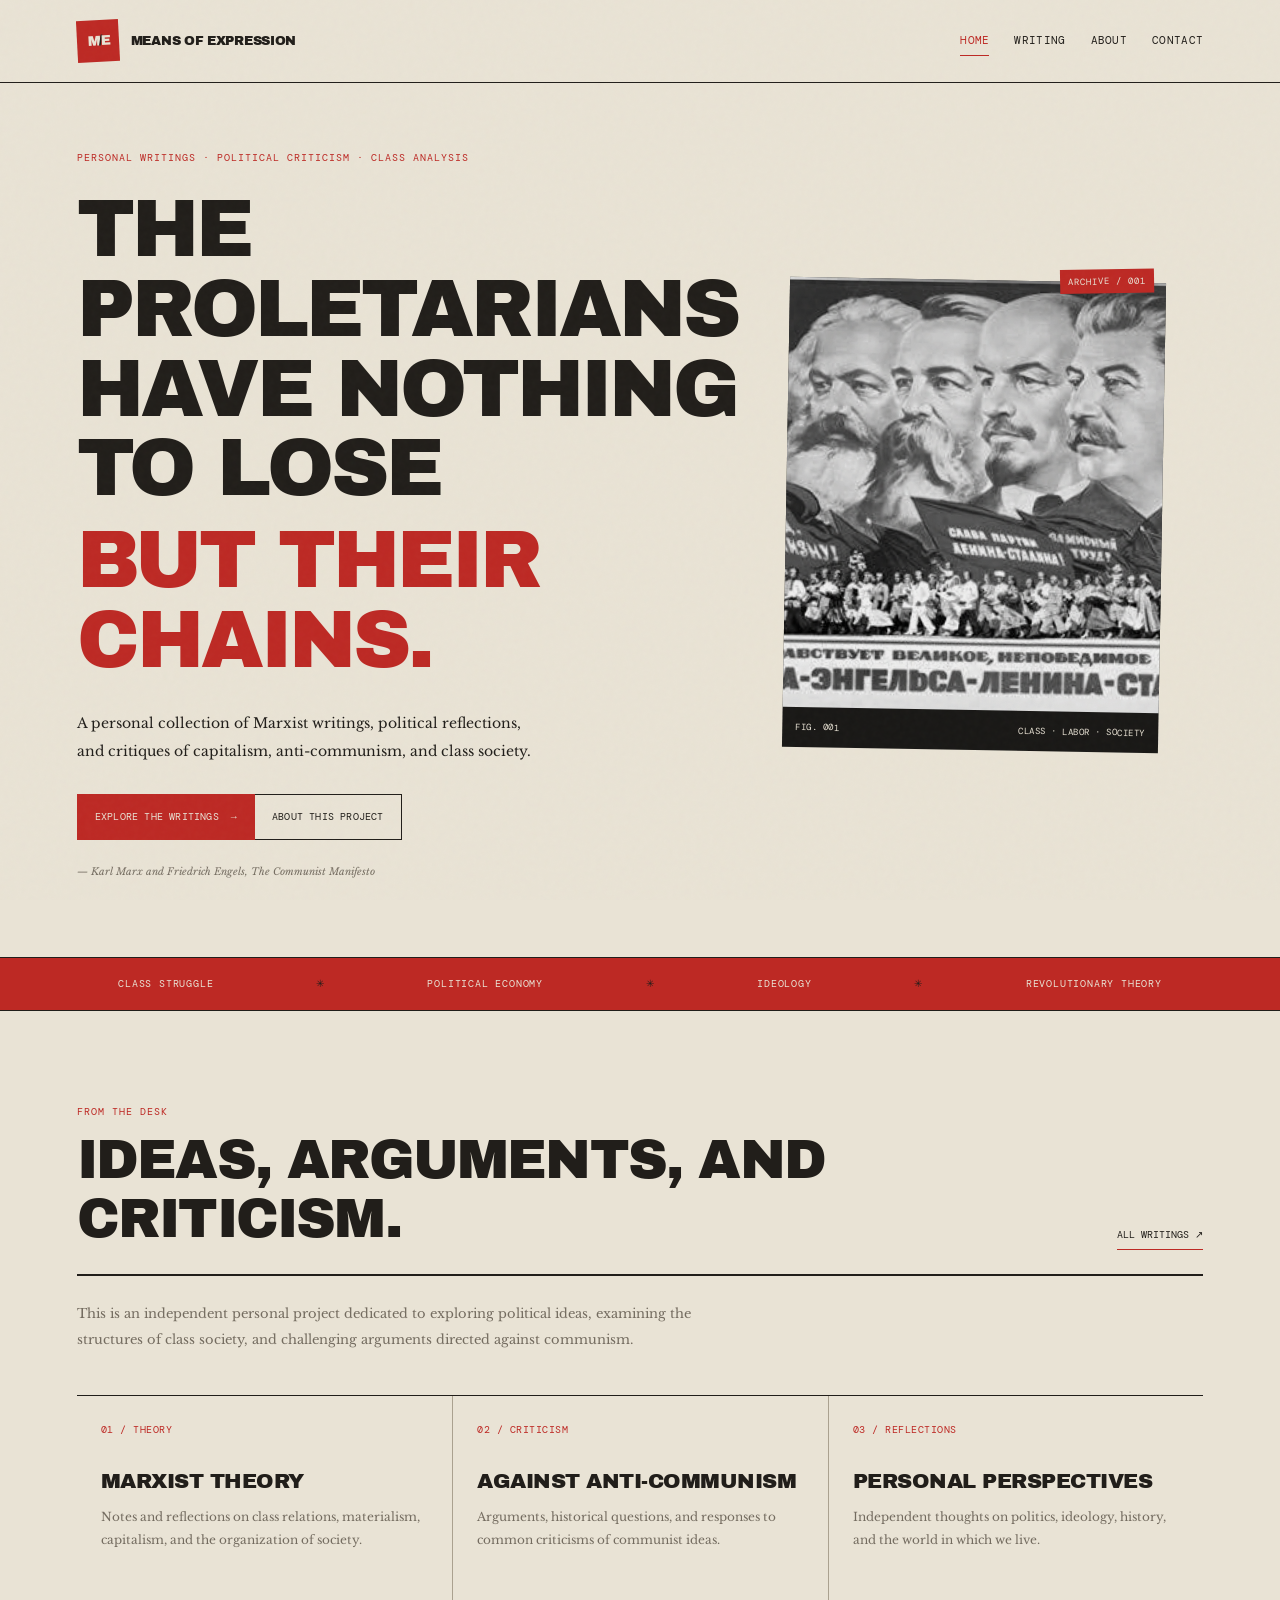
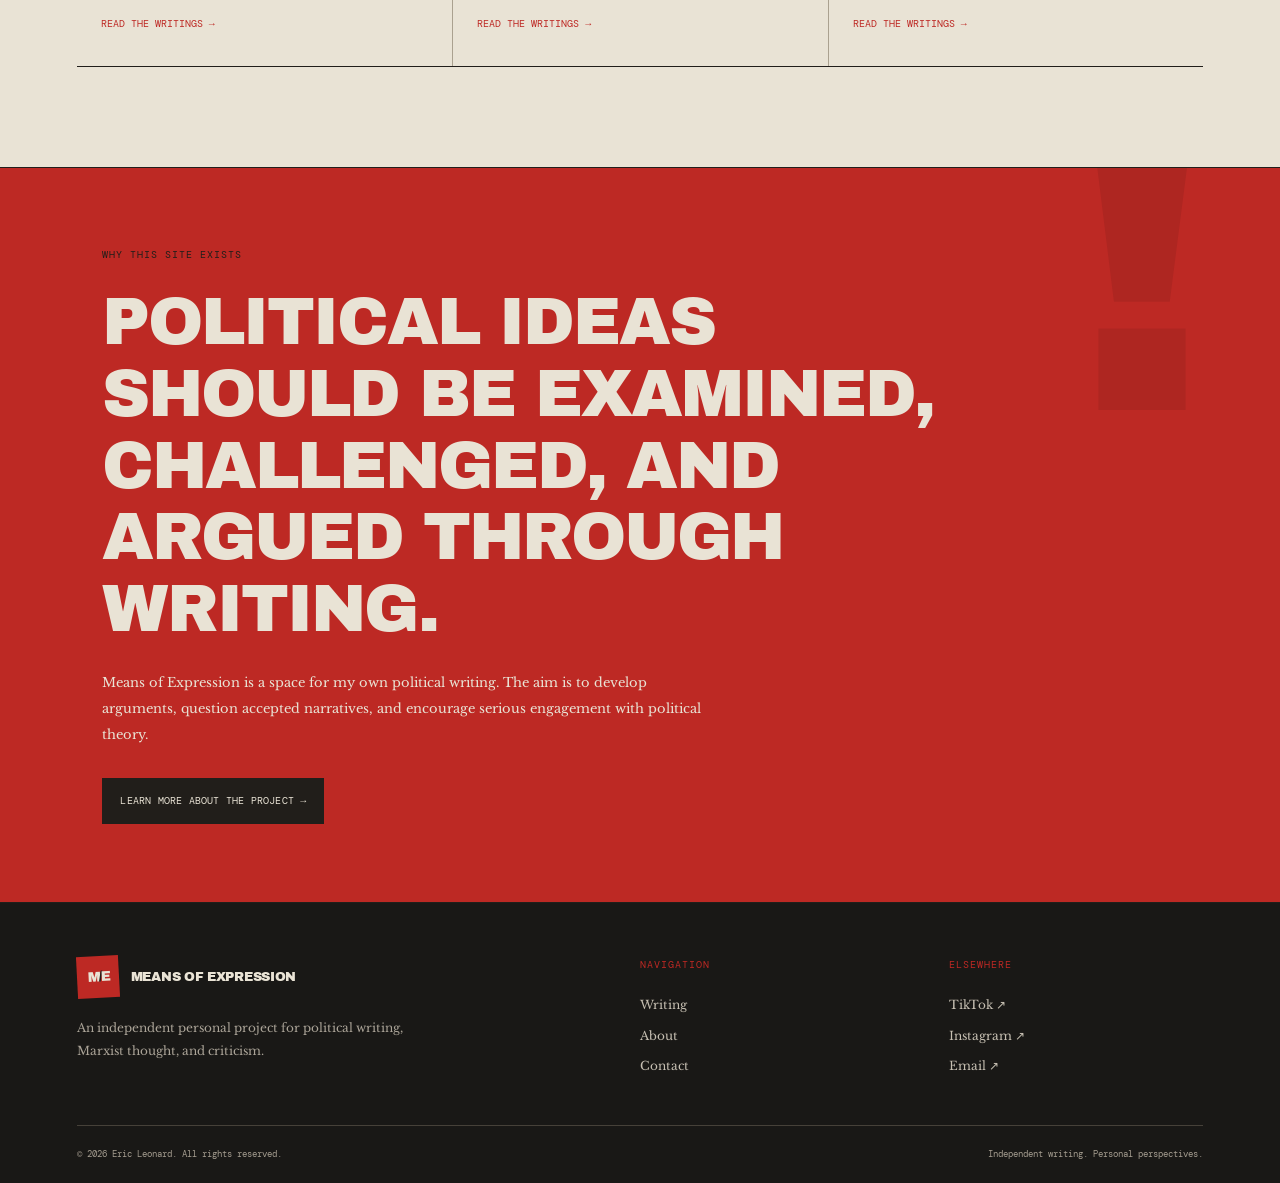
<file: index.html>
<!DOCTYPE html>
<html lang="en">
<head>
    <meta charset="UTF-8">
    <meta name="viewport" content="width=device-width, initial-scale=1.0">
    <meta name="theme-color" content="#171715">
    <meta name="description" content="Means of Expression — a personal collection of Marxist political writing, criticism, and reflections on class struggle.">

    <title>Means of Expression — Political Writings</title>

    <link rel="stylesheet" href="style.css" type="text/css">
    <link rel="icon" type="image/png" href="assets/images/Copy-of-Untitled-Design.png">
</head>

<body>
    <a class="skip-link" href="#main-content">Skip to content</a>

    <header class="site-header">
        <div class="header-inner">
            <a class="site-brand" href="index.html" aria-label="Means of Expression home">
                <span class="brand-mark">M<span>/</span>E</span>
                <span class="brand-name">Means of Expression</span>
            </a>

            <nav class="main-nav" aria-label="Main navigation">
                <a href="index.html" aria-current="page">Home</a>
                <a href="writing.html">Writing</a>
                <a href="about.html">About</a>
                <a href="contact.html">Contact</a>
            </nav>
        </div>
    </header>

    <main id="main-content">
        <section class="hero">
            <div class="hero-content">
                <p class="eyebrow">PERSONAL WRITINGS · POLITICAL CRITICISM · CLASS ANALYSIS</p>

                <h1>
                    The proletarians have nothing to lose
                    <span>but their chains.</span>
                </h1>

                <p class="hero-description">
                    A personal collection of Marxist writings, political reflections,
                    and critiques of capitalism, anti-communism, and class society.
                </p>

                <div class="hero-actions">
                    <a class="button button-primary" href="writing.html">
                        Explore the writings <span aria-hidden="true">→</span>
                    </a>
                    <a class="button button-secondary" href="about.html">
                        About this project
                    </a>
                </div>

                <p class="quote-attribution">
                    — Karl Marx and Friedrich Engels, <em>The Communist Manifesto</em>
                </p>
            </div>

            <figure class="hero-image">
                <img
                    src="assets/images/main_page_thing.jpg"
                    alt="Political artwork representing the themes of class struggle and revolutionary politics"
                    fetchpriority="high"
                >
                <figcaption>
                    <span>FIG. 001</span>
                    <span>CLASS · LABOR · SOCIETY</span>
                </figcaption>
            </figure>
        </section>

        <section class="manifesto-strip" aria-label="Core themes">
            <span>CLASS STRUGGLE</span>
            <span aria-hidden="true">✳</span>
            <span>POLITICAL ECONOMY</span>
            <span aria-hidden="true">✳</span>
            <span>IDEOLOGY</span>
            <span aria-hidden="true">✳</span>
            <span>REVOLUTIONARY THEORY</span>
        </section>

        <section class="writing-intro">
            <div class="section-heading">
                <div>
                    <p class="eyebrow">FROM THE DESK</p>
                    <h2>Ideas, arguments, and criticism.</h2>
                </div>

                <a class="text-link" href="writing.html">
                    All writings <span aria-hidden="true">↗</span>
                </a>
            </div>

            <p class="section-description">
                This is an independent personal project dedicated to exploring
                political ideas, examining the structures of class society,
                and challenging arguments directed against communism.
            </p>

            <div class="topic-grid">
                <article class="topic-card">
                    <span class="topic-number">01 / THEORY</span>
                    <h3>Marxist Theory</h3>
                    <p>
                        Notes and reflections on class relations, materialism,
                        capitalism, and the organization of society.
                    </p>
                    <a href="writing.html" aria-label="Explore Marxist theory writings">
                        Read the writings →
                    </a>
                </article>

                <article class="topic-card">
                    <span class="topic-number">02 / CRITICISM</span>
                    <h3>Against Anti-Communism</h3>
                    <p>
                        Arguments, historical questions, and responses to
                        common criticisms of communist ideas.
                    </p>
                    <a href="writing.html" aria-label="Explore political criticism writings">
                        Read the writings →
                    </a>
                </article>

                <article class="topic-card">
                    <span class="topic-number">03 / REFLECTIONS</span>
                    <h3>Personal Perspectives</h3>
                    <p>
                        Independent thoughts on politics, ideology, history,
                        and the world in which we live.
                    </p>
                    <a href="writing.html" aria-label="Explore personal reflections">
                        Read the writings →
                    </a>
                </article>
            </div>
        </section>

        <section class="statement">
            <p class="eyebrow">WHY THIS SITE EXISTS</p>
            <blockquote>
                Political ideas should be examined, challenged, and argued
                through writing.
            </blockquote>
            <p>
                Means of Expression is a space for my own political writing.
                The aim is to develop arguments, question accepted narratives,
                and encourage serious engagement with political theory.
            </p>
            <a class="button button-primary" href="about.html">
                Learn more about the project →
            </a>
        </section>
    </main>

    <footer class="site-footer">
        <div class="footer-main">
            <div class="footer-about">
                <a class="site-brand footer-brand" href="index.html">
                    <span class="brand-mark">M<span>/</span>E</span>
                    <span class="brand-name">Means of Expression</span>
                </a>

                <p>
                    An independent personal project for political writing,
                    Marxist thought, and criticism.
                </p>
            </div>

            <div class="footer-links">
                <h2>Navigation</h2>
                <a href="writing.html">Writing</a>
                <a href="about.html">About</a>
                <a href="contact.html">Contact</a>
            </div>

            <div class="footer-links">
                <h2>Elsewhere</h2>
                <a href="https://www.tiktok.com/@sudo_apt.update"
                   target="_blank" rel="noopener noreferrer">TikTok ↗</a>
                <a href="https://www.instagram.com/sudo_aptupdate/"
                   target="_blank" rel="noopener noreferrer">Instagram ↗</a>
                <a href="mailto:Lukeskywalker4621@gmail.com">Email ↗</a>
            </div>
        </div>

        <div class="footer-bottom">
            <p>© 2026 Eric Leonard. All rights reserved.</p>
            <p>Independent writing. Personal perspectives.</p>
        </div>
    </footer>
</body>
</html>
</file>
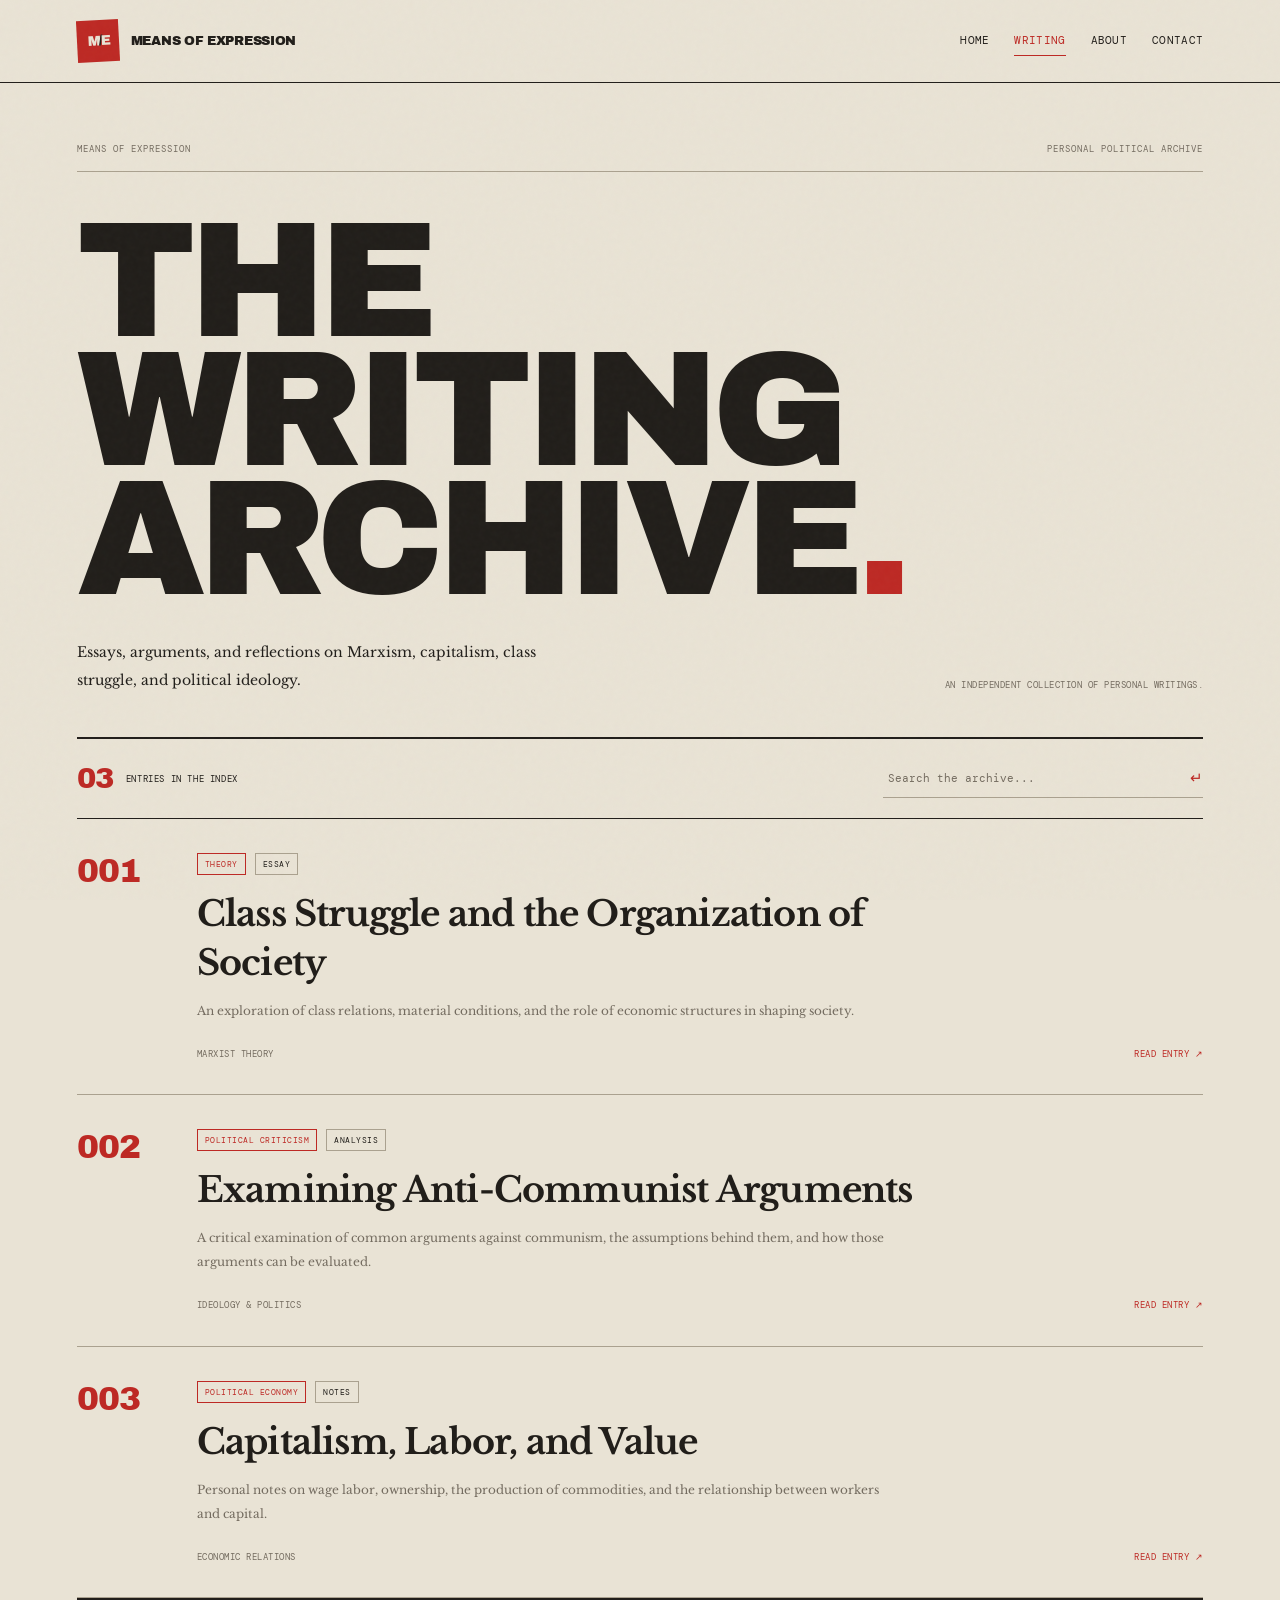
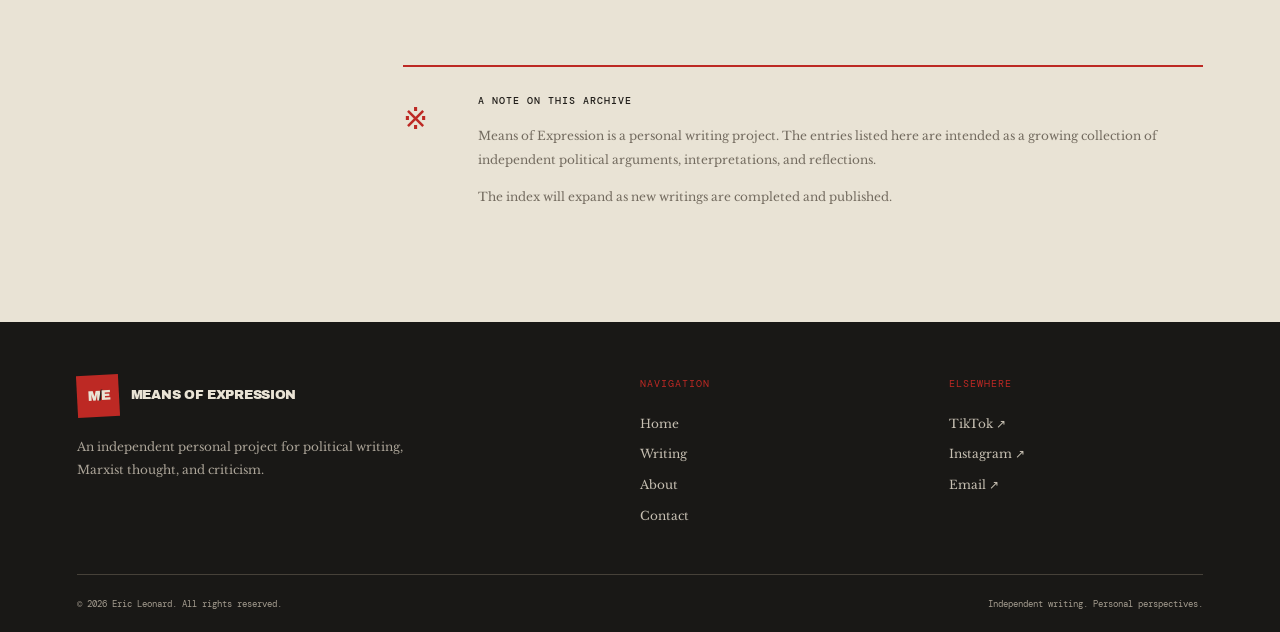
<file: writing.html>
<!DOCTYPE html>
<html lang="en">
<head>
    <meta charset="UTF-8">
    <meta name="viewport" content="width=device-width, initial-scale=1.0">
    <meta name="theme-color" content="#e9e3d5">
    <meta name="description" content="An archive of personal Marxist writings, political criticism, and reflections on class society.">

    <title>Writing Archive — Means of Expression</title>

    <link rel="stylesheet" href="style.css">
    <link rel="stylesheet" href="writing.css">
    <link rel="icon" type="image/png" href="assets/images/Copy-of-Untitled-Design.png">
</head>

<body>
    <a class="skip-link" href="#main-content">Skip to content</a>

    <header class="site-header">
        <div class="header-inner">
            <a class="site-brand" href="index.html" aria-label="Means of Expression home">
                <span class="brand-mark">M<span>/</span>E</span>
                <span class="brand-name">Means of Expression</span>
            </a>

            <nav class="main-nav" aria-label="Main navigation">
                <a href="index.html">Home</a>
                <a href="writing.html" aria-current="page">Writing</a>
                <a href="about.html">About</a>
                <a href="contact.html">Contact</a>
            </nav>
        </div>
    </header>

    <main id="main-content" class="archive">
        <section class="archive-masthead">
            <div class="archive-kicker">
                <span>MEANS OF EXPRESSION</span>
                <span>PERSONAL POLITICAL ARCHIVE</span>
            </div>

            <h1>THE<br><span>WRITING</span><br>ARCHIVE<span class="title-period">.</span></h1>

            <div class="archive-intro">
                <p>
                    Essays, arguments, and reflections on Marxism,
                    capitalism, class struggle, and political ideology.
                </p>

                <p class="archive-note">
                    AN INDEPENDENT COLLECTION OF PERSONAL WRITINGS.
                </p>
            </div>
        </section>

        <section class="archive-controls" aria-label="Filter writings">
            <div class="archive-count">
                <span class="count-number" id="result-count">03</span>
                <span>ENTRIES IN THE INDEX</span>
            </div>

            <label class="search-box">
                <span class="visually-hidden">Search writings</span>
                <input
                    type="search"
                    id="writing-search"
                    placeholder="Search the archive..."
                    autocomplete="off"
                >
                <span aria-hidden="true">↵</span>
            </label>
        </section>

        <section class="archive-list" aria-label="Writing entries">
            <article class="writing-entry" data-category="theory">
                <div class="entry-number">001</div>

                <div class="entry-content">
                    <div class="entry-meta">
                        <span>THEORY</span>
                        <span>ESSAY</span>
                    </div>

                    <h2>
                        <a href="writings/class-struggle.html">
                            Class Struggle and the Organization of Society
                        </a>
                    </h2>

                    <p>
                        An exploration of class relations, material conditions,
                        and the role of economic structures in shaping society.
                    </p>

                    <div class="entry-bottom">
                        <span>MARXIST THEORY</span>
                        <a href="writings/class-struggle.html" aria-label="Read Class Struggle and the Organization of Society">
                            READ ENTRY ↗
                        </a>
                    </div>
                </div>
            </article>

            <article class="writing-entry" data-category="criticism">
                <div class="entry-number">002</div>

                <div class="entry-content">
                    <div class="entry-meta">
                        <span>POLITICAL CRITICISM</span>
                        <span>ANALYSIS</span>
                    </div>

                    <h2>
                        <a href="writings/critique-of-anti-communism.html">
                            Examining Anti-Communist Arguments
                        </a>
                    </h2>

                    <p>
                        A critical examination of common arguments against
                        communism, the assumptions behind them, and how
                        those arguments can be evaluated.
                    </p>

                    <div class="entry-bottom">
                        <span>IDEOLOGY &amp; POLITICS</span>
                        <a href="writings/critique-of-anti-communism.html" aria-label="Read Examining Anti-Communist Arguments">
                            READ ENTRY ↗
                        </a>
                    </div>
                </div>
            </article>

            <article class="writing-entry" data-category="economics">
                <div class="entry-number">003</div>

                <div class="entry-content">
                    <div class="entry-meta">
                        <span>POLITICAL ECONOMY</span>
                        <span>NOTES</span>
                    </div>

                    <h2>
                        <a href="writings/capitalism-and-labor.html">
                            Capitalism, Labor, and Value
                        </a>
                    </h2>

                    <p>
                        Personal notes on wage labor, ownership, the production
                        of commodities, and the relationship between workers
                        and capital.
                    </p>

                    <div class="entry-bottom">
                        <span>ECONOMIC RELATIONS</span>
                        <a href="writings/capitalism-and-labor.html" aria-label="Read Capitalism, Labor, and Value">
                            READ ENTRY ↗
                        </a>
                    </div>
                </div>
            </article>

            <p class="no-results" id="no-results" hidden>
                No entries match your search. Try another term.
            </p>
        </section>

        <section class="archive-note-block">
            <span class="note-symbol">※</span>

            <div>
                <h2>A NOTE ON THIS ARCHIVE</h2>
                <p>
                    Means of Expression is a personal writing project.
                    The entries listed here are intended as a growing
                    collection of independent political arguments,
                    interpretations, and reflections.
                </p>
                <p>
                    The index will expand as new writings are completed
                    and published.
                </p>
            </div>
        </section>
    </main>

    <footer class="site-footer">
        <div class="footer-main">
            <div class="footer-about">
                <a class="site-brand footer-brand" href="index.html">
                    <span class="brand-mark">M<span>/</span>E</span>
                    <span class="brand-name">Means of Expression</span>
                </a>

                <p>
                    An independent personal project for political writing,
                    Marxist thought, and criticism.
                </p>
            </div>

            <div class="footer-links">
                <h2>Navigation</h2>
                <a href="index.html">Home</a>
                <a href="writing.html">Writing</a>
                <a href="about.html">About</a>
                <a href="contact.html">Contact</a>
            </div>

            <div class="footer-links">
                <h2>Elsewhere</h2>
                <a href="https://www.tiktok.com/@sudo_apt.update" target="_blank" rel="noopener noreferrer">TikTok ↗</a>
                <a href="https://www.instagram.com/sudo_aptupdate/" target="_blank" rel="noopener noreferrer">Instagram ↗</a>
                <a href="mailto:Lukeskywalker4621@gmail.com">Email ↗</a>
            </div>
        </div>

        <div class="footer-bottom">
            <p>© 2026 Eric Leonard. All rights reserved.</p>
            <p>Independent writing. Personal perspectives.</p>
        </div>
    </footer>

    <script>
        const searchInput = document.getElementById('writing-search');
        const entries = [...document.querySelectorAll('.writing-entry')];
        const resultCount = document.getElementById('result-count');
        const noResults = document.getElementById('no-results');

        searchInput.addEventListener('input', () => {
            const query = searchInput.value.trim().toLowerCase();
            let visibleCount = 0;

            entries.forEach(entry => {
                const matches = entry.textContent.toLowerCase().includes(query);
                entry.hidden = !matches;

                if (matches) {
                    visibleCount++;
                }
            });

            resultCount.textContent = String(visibleCount).padStart(2, '0');
            noResults.hidden = visibleCount !== 0;
        });
    </script>
</body>
</html>
</file>
<file: style.css>
@import url('https://fonts.googleapis.com/css2?family=Archivo+Black&family=DM+Mono:wght@400;500&family=Libre+Baskerville:ital,wght@0,400;0,700;1,400&display=swap');

:root {
    --paper: #e9e3d5;
    --ink: #211e1a;
    --red: #bd2924;
    --muted: #746c60;
    --rule: #aaa18f;
    --black: #191816;
    --serif: 'Libre Baskerville', Georgia, serif;
    --sans: 'Archivo Black', Impact, sans-serif;
    --mono: 'DM Mono', monospace;
}

* {
    margin: 0;
    padding: 0;
    box-sizing: border-box;
}

html {
    scroll-behavior: smooth;
}

body {
    background-color: var(--paper);
    color: var(--ink);
    font-family: var(--serif);
    font-size: 15px;
    line-height: 1.8;
}

body::before {
    content: '';
    position: fixed;
    inset: 0;
    z-index: 10;
    pointer-events: none;
    opacity: 0.13;
    background-image: url("data:image/svg+xml,%3Csvg viewBox='0 0 180 180' xmlns='http://www.w3.org/2000/svg'%3E%3Cfilter id='n'%3E%3CfeTurbulence type='fractalNoise' baseFrequency='.85' numOctaves='3' stitchTiles='stitch'/%3E%3C/filter%3E%3Crect width='100%25' height='100%25' filter='url(%23n)' opacity='.2'/%3E%3C/svg%3E");
}

a {
    color: inherit;
    text-decoration: none;
}

img {
    display: block;
    max-width: 100%;
}

::selection {
    background: var(--red);
    color: var(--paper);
}

a:focus-visible {
    outline: 2px solid var(--red);
    outline-offset: 5px;
}

.skip-link {
    position: absolute;
    top: -100px;
    left: 12px;
    z-index: 200;
    padding: 8px 14px;
    background: var(--red);
    color: var(--paper);
}

.skip-link:focus {
    top: 12px;
}

/* MASTHEAD */

.site-header {
    background: var(--paper);
    border-bottom: 1px solid var(--ink);
}

.header-inner {
    max-width: 1320px;
    margin: auto;
    padding: 20px 6%;
    display: flex;
    justify-content: space-between;
    align-items: center;
    gap: 30px;
}

.site-brand {
    display: inline-flex;
    align-items: center;
    gap: 12px;
}

.brand-mark {
    display: flex;
    align-items: center;
    justify-content: center;
    width: 42px;
    height: 42px;
    background: var(--red);
    color: var(--paper);
    font-family: var(--sans);
    font-size: 14px;
    letter-spacing: -2px;
    transform: rotate(-3deg);
}

.brand-mark span {
    color: var(--ink);
}

.brand-name {
    max-width: 170px;
    font-family: var(--sans);
    font-size: 13px;
    line-height: 1.3;
    text-transform: uppercase;
    letter-spacing: -0.3px;
}

.main-nav {
    display: flex;
    align-items: center;
    gap: 25px;
}

.main-nav a {
    padding: 5px 0;
    font-family: var(--mono);
    font-size: 11px;
    text-transform: uppercase;
    letter-spacing: 0.3px;
    border-bottom: 1px solid transparent;
}

.main-nav a:hover,
.main-nav a[aria-current="page"] {
    color: var(--red);
    border-bottom-color: var(--red);
}

/* FRONT PAGE */

.hero {
    max-width: 1320px;
    margin: auto;
    padding: 66px 6% 76px;
    display: grid;
    grid-template-columns: 1.1fr 0.9fr;
    align-items: center;
    gap: 48px;
}

.eyebrow {
    margin-bottom: 23px;
    color: var(--red);
    font-family: var(--mono);
    font-size: 10px;
    line-height: 1.8;
    letter-spacing: 1px;
    text-transform: uppercase;
}

.hero h1 {
    max-width: 680px;
    font-family: var(--sans);
    font-size: clamp(44px, 6.3vw, 84px);
    line-height: 0.99;
    letter-spacing: -3px;
    font-weight: 400;
    text-transform: uppercase;
}

.hero h1 span {
    display: block;
    margin-top: 12px;
    color: var(--red);
}

.hero-description {
    max-width: 470px;
    margin-top: 28px;
    font-size: 14px;
    line-height: 2;
}

.hero-actions {
    display: flex;
    flex-wrap: wrap;
    gap: 0;
    margin-top: 29px;
}

.button {
    min-height: 46px;
    padding: 11px 17px;
    display: inline-flex;
    align-items: center;
    justify-content: center;
    gap: 12px;
    font-family: var(--mono);
    font-size: 10px;
    text-transform: uppercase;
    letter-spacing: 0.2px;
    border: 1px solid var(--ink);
    transition: background 0.15s ease, color 0.15s ease;
}

.button-primary {
    background: var(--red);
    color: var(--paper);
    border-color: var(--red);
}

.button-primary:hover {
    background: var(--ink);
    border-color: var(--ink);
}

.button-secondary {
    border-left: 0;
}

.button-secondary:hover {
    background: var(--ink);
    color: var(--paper);
}

.quote-attribution {
    margin-top: 23px;
    color: var(--muted);
    font-size: 10px;
    line-height: 1.8;
    font-style: italic;
}

/* IMAGE AS PRINTED EDITORIAL ART */

.hero-image {
    position: relative;
    padding: 0;
    background: var(--black);
    transform: rotate(1deg);
}

.hero-image::before {
    content: 'ARCHIVE / 001';
    position: absolute;
    top: -13px;
    right: 12px;
    z-index: 2;
    padding: 4px 8px;
    background: var(--red);
    color: var(--paper);
    font-family: var(--mono);
    font-size: 9px;
    letter-spacing: 1px;
    transform: rotate(-2deg);
}

.hero-image img {
    width: 100%;
    height: 430px;
    object-fit: cover;
    object-position: center;
    filter: grayscale(100%) contrast(1.12);
    opacity: 0.93;
}

.hero-image figcaption {
    display: flex;
    justify-content: space-between;
    gap: 12px;
    padding: 12px 13px;
    color: var(--paper);
    font-family: var(--mono);
    font-size: 9px;
    letter-spacing: 0.5px;
}

/* EDITORIAL DIVIDER */

.manifesto-strip {
    display: flex;
    align-items: center;
    justify-content: space-around;
    flex-wrap: wrap;
    gap: 10px 20px;
    padding: 17px 6%;
    background: var(--red);
    color: var(--paper);
    border-top: 1px solid var(--ink);
    border-bottom: 1px solid var(--ink);
    font-family: var(--mono);
    font-size: 10px;
    letter-spacing: 0.8px;
    text-transform: uppercase;
}

.manifesto-strip span:nth-child(even) {
    color: var(--ink);
}

/* WRITING INDEX */

.writing-intro {
    max-width: 1320px;
    margin: auto;
    padding: 92px 6% 100px;
}

.section-heading {
    display: flex;
    justify-content: space-between;
    align-items: flex-end;
    gap: 25px;
    padding-bottom: 24px;
    border-bottom: 2px solid var(--ink);
}

.section-heading .eyebrow {
    margin-bottom: 10px;
}

.section-heading h2 {
    max-width: 750px;
    font-family: var(--sans);
    font-size: clamp(32px, 4.6vw, 55px);
    line-height: 1.08;
    letter-spacing: -1.8px;
    font-weight: 400;
    text-transform: uppercase;
}

.text-link {
    flex-shrink: 0;
    padding-bottom: 5px;
    font-family: var(--mono);
    font-size: 10px;
    text-transform: uppercase;
    border-bottom: 1px solid var(--red);
}

.text-link:hover {
    color: var(--red);
}

.section-description {
    max-width: 680px;
    margin: 25px 0 42px;
    color: var(--muted);
    font-size: 13px;
    line-height: 2;
}

.topic-grid {
    display: grid;
    grid-template-columns: repeat(3, minmax(0, 1fr));
    border-top: 1px solid var(--ink);
    border-bottom: 1px solid var(--ink);
}

.topic-card {
    min-width: 0;
    min-height: 270px;
    padding: 25px 24px 29px;
    display: flex;
    flex-direction: column;
    align-items: flex-start;
}

.topic-card + .topic-card {
    border-left: 1px solid var(--rule);
}

.topic-number {
    margin-bottom: 30px;
    color: var(--red);
    font-family: var(--mono);
    font-size: 10px;
    letter-spacing: 0.5px;
}

.topic-card h3 {
    margin-bottom: 12px;
    font-family: var(--sans);
    font-size: 21px;
    line-height: 1.2;
    letter-spacing: -0.5px;
    font-weight: 400;
    text-transform: uppercase;
}

.topic-card p {
    margin-bottom: 23px;
    color: var(--muted);
    font-size: 12px;
    line-height: 1.9;
}

.topic-card a {
    margin-top: auto;
    padding-bottom: 3px;
    color: var(--red);
    font-family: var(--mono);
    font-size: 10px;
    text-transform: uppercase;
    border-bottom: 1px solid transparent;
}

.topic-card a:hover {
    border-bottom-color: var(--red);
}

/* EDITORIAL STATEMENT */

.statement {
    position: relative;
    overflow: hidden;
    padding: 78px 8%;
    background: var(--red);
    color: var(--paper);
    border-top: 1px solid var(--ink);
    border-bottom: 1px solid var(--ink);
}

.statement::before {
    content: '!';
    position: absolute;
    top: -125px;
    right: 5%;
    color: rgba(0, 0, 0, 0.08);
    font-family: var(--sans);
    font-size: 440px;
    line-height: 1;
    pointer-events: none;
}

.statement .eyebrow {
    position: relative;
    color: var(--ink);
}

.statement blockquote {
    position: relative;
    max-width: 900px;
    font-family: var(--sans);
    font-size: clamp(32px, 5.2vw, 68px);
    line-height: 1.08;
    letter-spacing: -2px;
    text-transform: uppercase;
}

.statement > p:not(.eyebrow) {
    position: relative;
    max-width: 600px;
    margin: 24px 0 30px;
    font-size: 13px;
    line-height: 2;
}

.statement .button-primary {
    position: relative;
    background: var(--ink);
    border-color: var(--ink);
    color: var(--paper);
}

.statement .button-primary:hover {
    background: var(--paper);
    border-color: var(--paper);
    color: var(--ink);
}

/* FOOTER */

.site-footer {
    padding: 53px 6% 0;
    background: var(--black);
    color: var(--paper);
}

.footer-main {
    max-width: 1320px;
    margin: auto;
    padding-bottom: 48px;
    display: grid;
    grid-template-columns: 2fr 1fr 1fr;
    gap: 55px;
}

.footer-brand {
    margin-bottom: 19px;
}

.footer-brand .brand-name {
    color: var(--paper);
}

.footer-about > p {
    max-width: 330px;
    color: #aaa397;
    font-size: 12px;
    line-height: 1.9;
}

.footer-links {
    display: flex;
    flex-direction: column;
    align-items: flex-start;
    gap: 9px;
}

.footer-links h2 {
    margin-bottom: 11px;
    color: var(--red);
    font-family: var(--mono);
    font-size: 10px;
    font-weight: 400;
    text-transform: uppercase;
    letter-spacing: 1px;
}

.footer-links a {
    color: #c6bfb2;
    font-size: 12px;
}

.footer-links a:hover {
    color: white;
    text-decoration: underline;
    text-decoration-color: var(--red);
    text-underline-offset: 5px;
}

.footer-bottom {
    max-width: 1320px;
    min-height: 58px;
    margin: auto;
    display: flex;
    align-items: center;
    justify-content: space-between;
    flex-wrap: wrap;
    gap: 12px;
    border-top: 1px solid #464139;
}

.footer-bottom p {
    color: #a69e91;
    font-family: var(--mono);
    font-size: 9px;
}

/* TABLET */

@media (max-width: 850px) {
    .header-inner {
        padding-right: 5%;
        padding-left: 5%;
        gap: 20px;
    }

    .main-nav {
        gap: 15px;
    }

    .hero {
        padding: 60px 5% 70px;
        gap: 30px;
    }

    .hero h1 {
        font-size: clamp(40px, 6.3vw, 60px);
        letter-spacing: -2px;
    }

    .hero-image img {
        height: 340px;
    }

    .writing-intro {
        padding: 75px 5%;
    }

    .topic-card {
        padding: 22px 16px;
    }

    .topic-card h3 {
        font-size: 18px;
    }
}

/* MOBILE */

@media (max-width: 620px) {
    .header-inner {
        padding: 16px 5%;
        align-items: flex-start;
        flex-direction: column;
        gap: 15px;
    }

    .brand-mark {
        width: 36px;
        height: 36px;
    }

    .main-nav {
        width: 100%;
        justify-content: space-between;
        gap: 10px;
    }

    .main-nav a {
        font-size: 10px;
    }

    .hero {
        padding: 54px 5% 65px;
        grid-template-columns: 1fr;
        gap: 37px;
    }

    .hero h1 {
        font-size: clamp(42px, 11vw, 66px);
        line-height: 1;
    }

    .hero-description {
        font-size: 13px;
    }

    .hero-image img {
        height: 330px;
    }

    .manifesto-strip {
        justify-content: flex-start;
        padding: 17px 5%;
        gap: 9px 13px;
        font-size: 9px;
    }

    .writing-intro {
        padding: 65px 5% 75px;
    }

    .section-heading {
        align-items: flex-start;
        flex-direction: column;
        gap: 15px;
    }

    .section-heading h2 {
        font-size: 37px;
    }

    .topic-grid {
        grid-template-columns: 1fr;
    }

    .topic-card {
        min-height: 0;
        padding: 25px 5px 28px;
    }

    .topic-card + .topic-card {
        border-left: 0;
        border-top: 1px solid var(--rule);
    }

    .topic-number {
        margin-bottom: 17px;
    }

    .topic-card h3 {
        font-size: 23px;
    }

    .statement {
        padding: 62px 5%;
    }

    .statement blockquote {
        font-size: clamp(32px, 9vw, 48px);
        letter-spacing: -1px;
    }

    .statement::before {
        right: -30px;
        font-size: 300px;
    }

    .site-footer {
        padding: 42px 5% 0;
    }

    .footer-main {
        grid-template-columns: 1fr 1fr;
        gap: 35px 20px;
    }

    .footer-about {
        grid-column: 1 / -1;
    }

    .footer-bottom {
        padding: 17px 0;
        align-items: flex-start;
        flex-direction: column;
    }
}

/* SMALL PHONES */

@media (max-width: 360px) {
    .brand-name {
        font-size: 11px;
    }

    .main-nav {
        gap: 7px;
    }

    .main-nav a {
        font-size: 9px;
    }

    .hero-actions {
        align-items: stretch;
        flex-direction: column;
    }

    .button-secondary {
        border-left: 1px solid var(--ink);
        border-top: 0;
    }

    .hero-image img {
        height: 250px;
    }

    .footer-main {
        grid-template-columns: 1fr;
    }

    .footer-about {
        grid-column: auto;
    }
}

/* ACCESSIBILITY */

@media (prefers-reduced-motion: reduce) {
    html {
        scroll-behavior: auto;
    }

    *,
    *::before,
    *::after {
        transition: none !important;
        animation: none !important;
    }
}
</file>
<file: writing.css>
.archive {
    max-width: 1320px;
    margin: 0 auto;
    padding: 0 6% 100px;
}

.archive-masthead {
    padding: 58px 0 43px;
    border-bottom: 2px solid var(--ink);
}

.archive-kicker {
    display: flex;
    justify-content: space-between;
    gap: 20px;
    padding-bottom: 14px;
    border-bottom: 1px solid var(--rule);
    color: var(--muted);
    font-family: var(--mono);
    font-size: 9px;
    letter-spacing: 1px;
}

.archive-masthead h1 {
    margin: 45px 0 35px;
    font-family: var(--sans);
    font-size: clamp(76px, 13vw, 165px);
    font-weight: 400;
    letter-spacing: -7px;
    line-height: 0.78;
    text-transform: uppercase;
}

.archive-masthead h1 span:first-child {
    color: var(--red);
}

.archive-masthead .title-period {
    color: var(--red);
}

.archive-intro {
    display: flex;
    align-items: flex-end;
    justify-content: space-between;
    gap: 35px;
}

.archive-intro > p:first-child {
    max-width: 480px;
    font-size: 14px;
    line-height: 2;
}

.archive-note {
    max-width: 260px;
    color: var(--muted);
    font-family: var(--mono);
    font-size: 9px;
    line-height: 1.9;
    letter-spacing: 0.5px;
}

.archive-controls {
    min-height: 80px;
    display: flex;
    align-items: center;
    justify-content: space-between;
    gap: 25px;
    border-bottom: 1px solid var(--ink);
}

.archive-count {
    display: flex;
    align-items: center;
    gap: 13px;
    font-family: var(--mono);
    font-size: 9px;
    letter-spacing: 0.6px;
}

.count-number {
    color: var(--red);
    font-family: var(--sans);
    font-size: 29px;
    letter-spacing: -1px;
}

.search-box {
    width: min(320px, 50%);
    display: flex;
    align-items: center;
    border-bottom: 1px solid var(--rule);
}

.search-box input {
    width: 100%;
    min-width: 0;
    padding: 12px 5px;
    border: 0;
    outline: none;
    background: transparent;
    color: var(--ink);
    font-family: var(--mono);
    font-size: 11px;
}

.search-box input::placeholder {
    color: var(--muted);
}

.search-box:focus-within {
    border-color: var(--red);
}

.search-box > span:last-child {
    color: var(--red);
    font-family: var(--mono);
}

.archive-list {
    border-bottom: 2px solid var(--ink);
}

.writing-entry {
    display: grid;
    grid-template-columns: 95px minmax(0, 1fr);
    gap: 25px;
    padding: 34px 0 32px;
    border-bottom: 1px solid var(--rule);
}

.writing-entry[hidden] {
    display: none;
}

.entry-number {
    color: var(--red);
    font-family: var(--sans);
    font-size: 33px;
    line-height: 1.1;
    letter-spacing: -1px;
}

.entry-content {
    min-width: 0;
}

.entry-meta {
    display: flex;
    flex-wrap: wrap;
    gap: 9px;
    margin-bottom: 14px;
}

.entry-meta span {
    padding: 4px 7px;
    border: 1px solid var(--rule);
    font-family: var(--mono);
    font-size: 8px;
    line-height: 1.5;
    letter-spacing: 0.5px;
}

.entry-meta span:first-child {
    border-color: var(--red);
    color: var(--red);
}

.entry-content h2 {
    max-width: 800px;
    font-family: var(--serif);
    font-size: clamp(23px, 3vw, 35px);
    font-weight: 700;
    line-height: 1.4;
    letter-spacing: -0.8px;
}

.entry-content h2 a {
    text-decoration-color: transparent;
    text-decoration-thickness: 1px;
    text-underline-offset: 5px;
    transition: color 0.15s ease, text-decoration-color 0.15s ease;
}

.entry-content h2 a:hover {
    color: var(--red);
    text-decoration-color: var(--red);
}

.entry-content > p {
    max-width: 700px;
    margin-top: 12px;
    color: var(--muted);
    font-size: 12px;
    line-height: 2;
}

.entry-bottom {
    margin-top: 23px;
    display: flex;
    justify-content: space-between;
    align-items: center;
    flex-wrap: wrap;
    gap: 12px;
}

.entry-bottom span,
.entry-bottom a {
    font-family: var(--mono);
    font-size: 9px;
    letter-spacing: 0.5px;
}

.entry-bottom span {
    color: var(--muted);
}

.entry-bottom a {
    color: var(--red);
}

.entry-bottom a:hover {
    text-decoration: underline;
    text-underline-offset: 4px;
}

.no-results {
    padding: 35px 0;
    color: var(--muted);
    font-size: 13px;
}

.no-results[hidden] {
    display: none;
}

.archive-note-block {
    display: grid;
    grid-template-columns: 55px minmax(0, 1fr);
    gap: 20px;
    max-width: 800px;
    margin: 65px 0 0 auto;
    padding: 25px 0 0;
    border-top: 2px solid var(--red);
}

.note-symbol {
    color: var(--red);
    font-family: var(--serif);
    font-size: 30px;
}

.archive-note-block h2 {
    margin-bottom: 14px;
    font-family: var(--mono);
    font-size: 10px;
    font-weight: 500;
    letter-spacing: 1px;
}

.archive-note-block p {
    margin-bottom: 13px;
    color: var(--muted);
    font-size: 12px;
    line-height: 2;
}

.visually-hidden {
    position: absolute;
    width: 1px;
    height: 1px;
    overflow: hidden;
    clip: rect(0, 0, 0, 0);
    white-space: nowrap;
    clip-path: inset(50%);
}

@media (max-width: 620px) {
    .archive {
        padding: 0 5% 70px;
    }

    .archive-masthead {
        padding-top: 40px;
    }

    .archive-kicker {
        font-size: 8px;
    }

    .archive-masthead h1 {
        margin: 38px 0 28px;
        font-size: clamp(65px, 16vw, 100px);
        letter-spacing: -4px;
    }

    .archive-intro {
        align-items: flex-start;
        flex-direction: column;
        gap: 18px;
    }

    .archive-controls {
        align-items: flex-start;
        flex-direction: column;
        padding: 18px 0;
        gap: 10px;
    }

    .search-box {
        width: 100%;
    }

    .writing-entry {
        grid-template-columns: 43px minmax(0, 1fr);
        gap: 12px;
        padding: 27px 0;
    }

    .entry-number {
        font-size: 23px;
    }

    .entry-content h2 {
        font-size: 23px;
    }

    .entry-bottom {
        align-items: flex-start;
        flex-direction: column;
    }

    .archive-note-block {
        grid-template-columns: 35px minmax(0, 1fr);
        gap: 12px;
        margin-top: 45px;
    }
}

@media (prefers-reduced-motion: reduce) {
    .entry-content h2 a {
        transition: none;
    }
}
</file>
